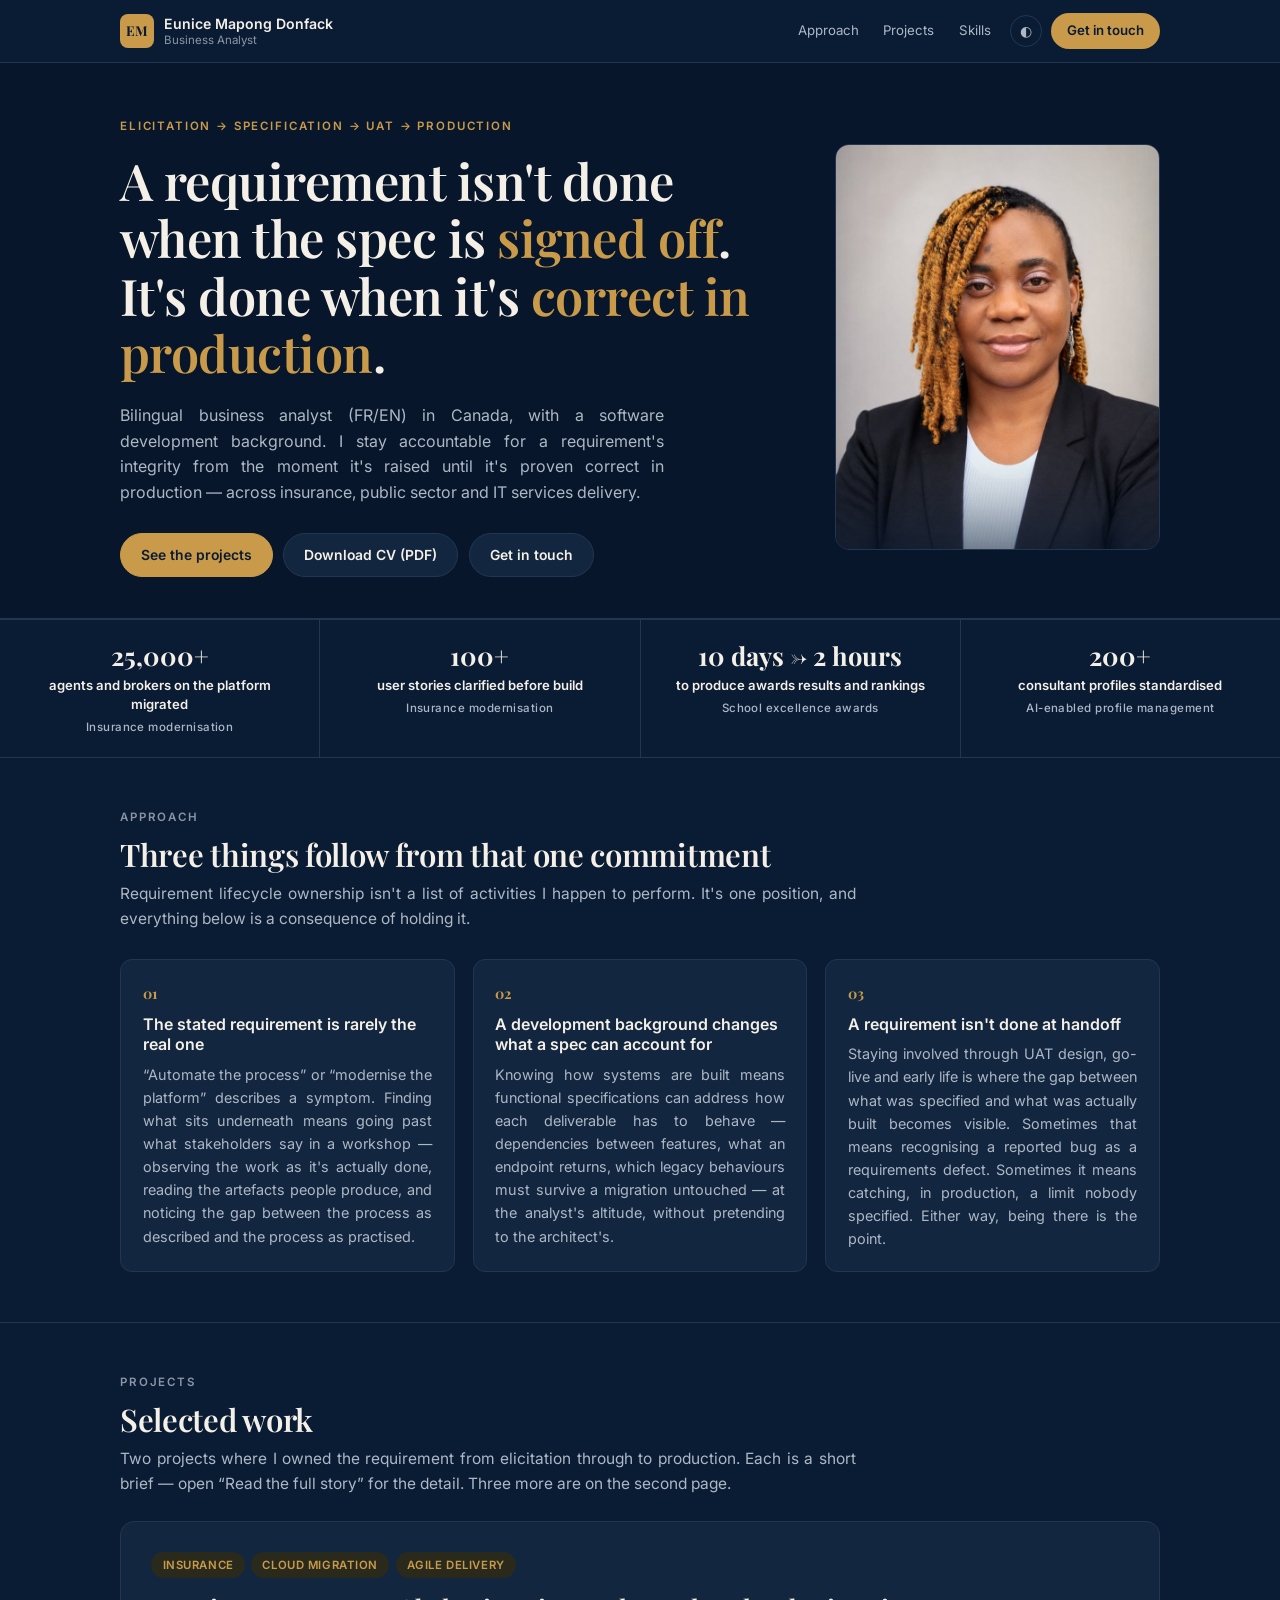
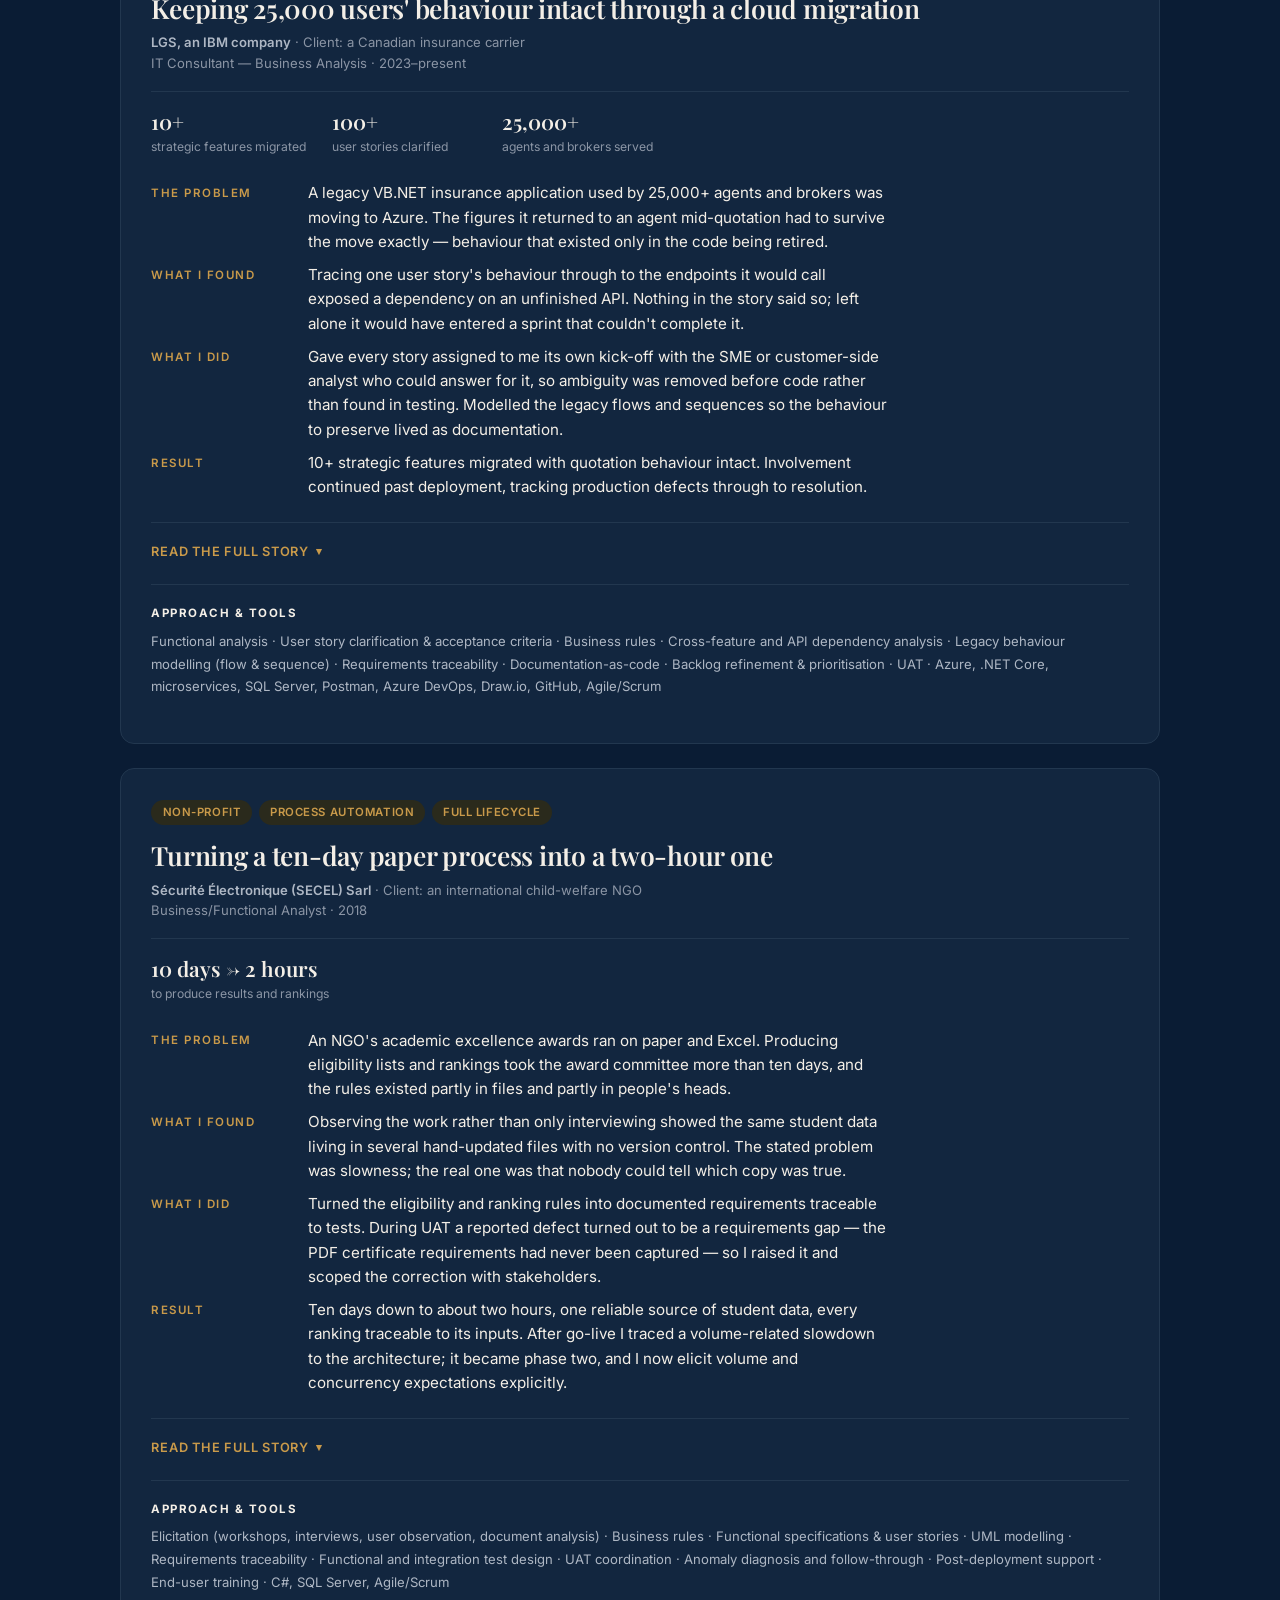
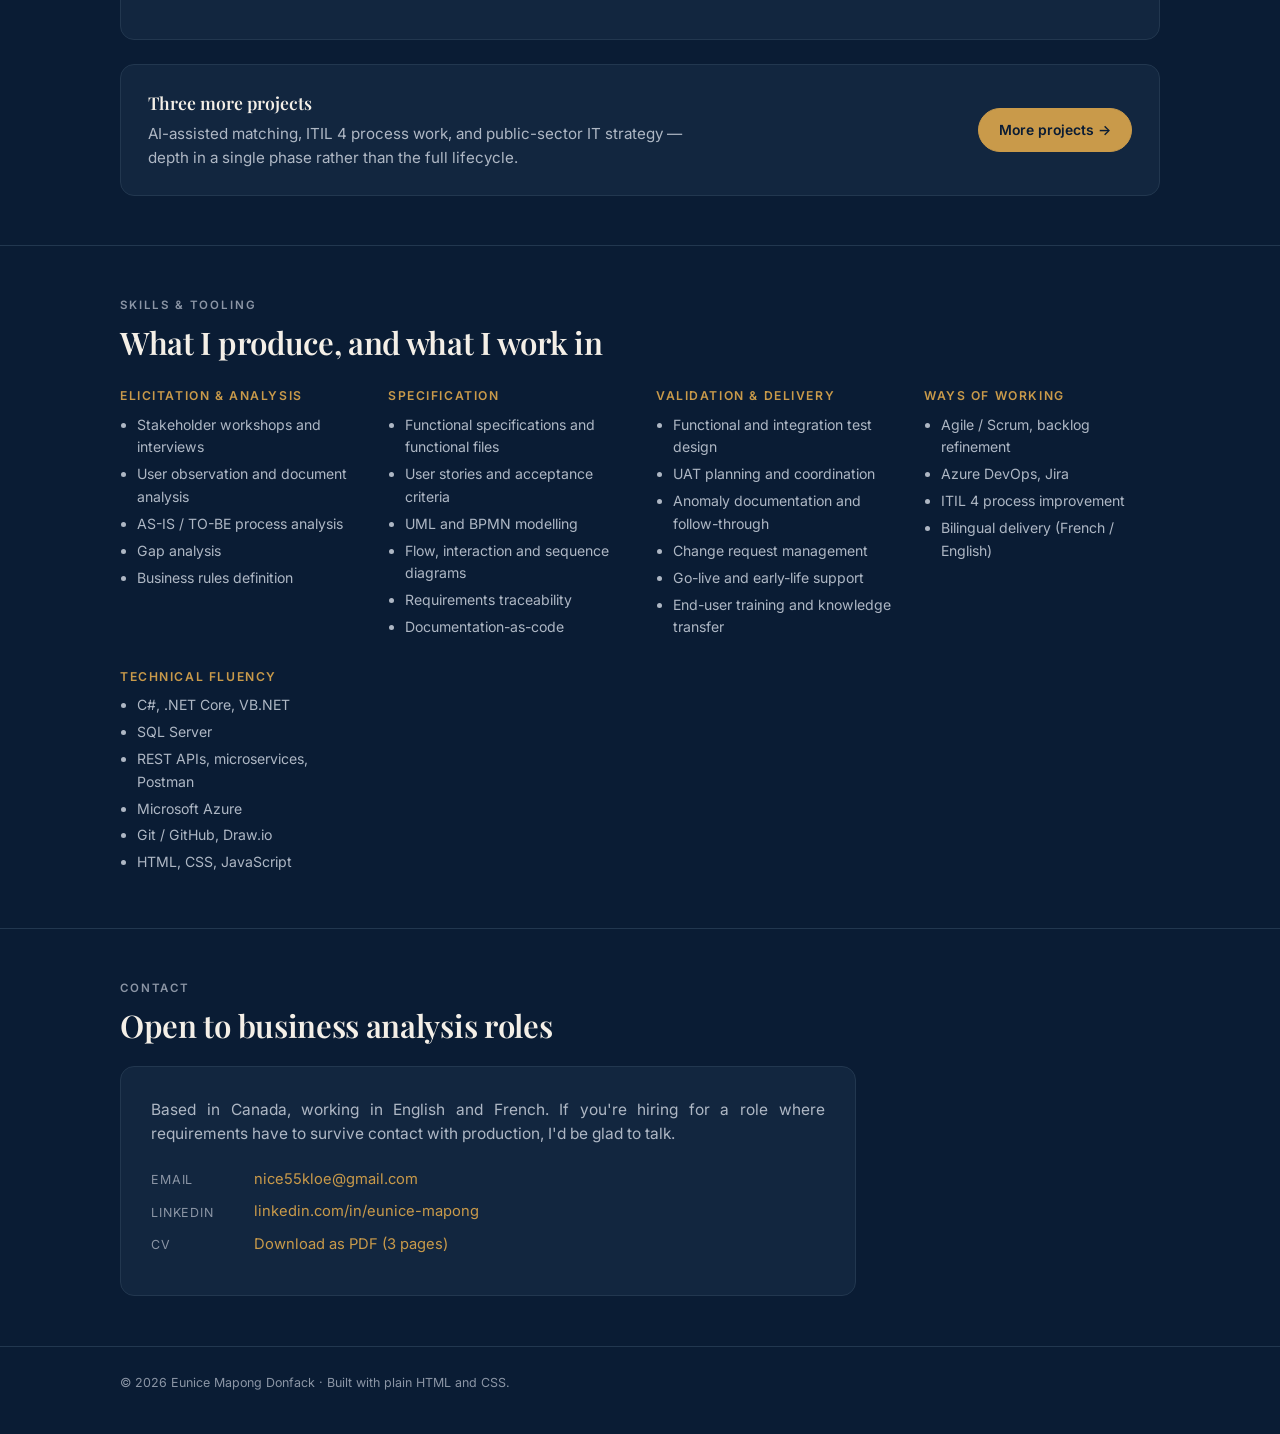
<file: index.html>
<!DOCTYPE html>
<html lang="en">
<head>
<title>Eunice Mapong Donfack — Business Analyst</title>
<meta name="description" content="Business analyst specialising in requirement lifecycle ownership — accountable for a requirement's integrity from elicitation through UAT, go-live and early-life support.">
<meta property="og:title" content="Eunice Mapong Donfack — Business Analyst">
<meta property="og:description" content="I stay accountable for a requirement's integrity from the moment it's raised until it's proven correct in production.">
<meta property="og:type" content="website">
<meta property="og:image" content="headshot.jpg">
<meta name="twitter:card" content="summary">
<meta charset="utf-8">
<meta name="viewport" content="width=device-width, initial-scale=1">
<link rel="icon" href="data:image/svg+xml,%3Csvg xmlns='http://www.w3.org/2000/svg' viewBox='0 0 32 32'%3E%3Crect width='32' height='32' rx='7' fill='%23C99A4A'/%3E%3Ctext x='16' y='23' font-family='Georgia,serif' font-weight='700' font-size='16' fill='%23292929' text-anchor='middle'%3EEM%3C/text%3E%3C/svg%3E">
<link rel="preconnect" href="https://fonts.googleapis.com">
<link rel="preconnect" href="https://fonts.gstatic.com" crossorigin>
<link href="https://fonts.googleapis.com/css2?family=Playfair+Display:wght@500;600;700&family=Inter:wght@400;500;600;700&display=swap" rel="stylesheet">
<link rel="stylesheet" href="styles.css">
</head>
<body>

<nav>
  <div class="wrap">
    <a class="brand" href="#top">
      <span class="mark">EM</span>
      <span><b>Eunice Mapong Donfack</b><small>Business Analyst</small></span>
    </a>
    <div class="navlinks">
      <a href="#approach">Approach</a>
      <a href="#work">Projects</a>
      <a href="#skills">Skills</a>
      <button id="themer" type="button" aria-label="Switch between light and dark">◐</button>
      <a class="pill" href="#contact">Get in touch</a>
    </div>
  </div>
</nav>

<header class="hero" id="top">
  <div class="wrap hero-grid">
    <div>
      <p class="eyebrow">Elicitation → Specification → UAT → Production</p>
      <h1>A requirement isn't done when the spec is <span class="gold">signed off</span>. It's done when it's <span class="gold">correct in production</span>.</h1>
      <p class="lede">
        Bilingual business analyst (FR/EN) in Canada, with a software development background.
        I stay accountable for a requirement's integrity from the moment it's raised until it's
        proven correct in production — across insurance, public sector and IT services delivery.
      </p>
      <div class="cta">
        <a class="btn primary" href="#work">See the projects</a>
        <a class="btn" href="CV_Eunice_Mapong_Donfack_Business_Analyst.pdf" download>Download CV (PDF)</a>
        <a class="btn" href="#contact">Get in touch</a>
      </div>
    </div>
    <div class="portrait">
      <img src="headshot.jpg" width="720" height="900"
           alt="Eunice Mapong Donfack, business analyst" fetchpriority="high">
    </div>
  </div>
</header>

<div class="stats">
  <div>
    <span class="n">25,000+</span>
    <span class="k">agents and brokers on the platform migrated</span>
    <span class="src">Insurance modernisation</span>
  </div>
  <div>
    <span class="n">100+</span>
    <span class="k">user stories clarified before build</span>
    <span class="src">Insurance modernisation</span>
  </div>
  <div>
    <span class="n">10 days → 2 hours</span>
    <span class="k">to produce awards results and rankings</span>
    <span class="src">School excellence awards</span>
  </div>
  <div>
    <span class="n">200+</span>
    <span class="k">consultant profiles standardised</span>
    <span class="src">AI-enabled profile management</span>
  </div>
</div>

<section id="approach">
  <div class="wrap">
    <p class="sec-label">Approach</p>
    <h2 class="sec">Three things follow from that one commitment</h2>
    <p class="narrow" style="color:var(--muted)">
      Requirement lifecycle ownership isn't a list of activities I happen to perform. It's one
      position, and everything below is a consequence of holding it.
    </p>
    <div class="cards">
      <div class="card">
        <span class="num">01</span>
        <h3>The stated requirement is rarely the real one</h3>
        <p>
          “Automate the process” or “modernise the platform” describes a symptom. Finding what sits
          underneath means going past what stakeholders say in a workshop — observing the work as
          it's actually done, reading the artefacts people produce, and noticing the gap between the
          process as described and the process as practised.
        </p>
      </div>
      <div class="card">
        <span class="num">02</span>
        <h3>A development background changes what a spec can account for</h3>
        <p>
          Knowing how systems are built means functional specifications can address how each
          deliverable has to behave — dependencies between features, what an endpoint returns, which
          legacy behaviours must survive a migration untouched — at the analyst's altitude, without
          pretending to the architect's.
        </p>
      </div>
      <div class="card">
        <span class="num">03</span>
        <h3>A requirement isn't done at handoff</h3>
        <p>
          Staying involved through UAT design, go-live and early life is where the gap between what
          was specified and what was actually built becomes visible. Sometimes that means recognising
          a reported bug as a requirements defect. Sometimes it means catching, in production, a
          limit nobody specified. Either way, being there is the point.
        </p>
      </div>
    </div>
  </div>
</section>

<section id="work">
  <div class="wrap">
    <p class="sec-label">Projects</p>
    <h2 class="sec">Selected work</h2>
    <p class="narrow" style="color:var(--muted)">
      Two projects where I owned the requirement from elicitation through to production. Each is a
      short brief — open “Read the full story” for the detail. Three more are on the second page.
    </p>

    <article class="cs">
      <div class="tags"><span class="tag">Insurance</span><span class="tag">Cloud migration</span><span class="tag">Agile delivery</span></div>
      <h2>Keeping 25,000 users' behaviour intact through a cloud migration</h2>
      <p class="cs-meta">
        <b>LGS, an IBM company</b> · Client: a Canadian insurance carrier<br>
        IT Consultant — Business Analysis · 2023–present
      </p>
      <div class="mini top">
          <div><span class="n">10+</span><span class="k">strategic features migrated</span></div>
          <div><span class="n">100+</span><span class="k">user stories clarified</span></div>
          <div><span class="n">25,000+</span><span class="k">agents and brokers served</span></div>
        </div>
      <dl class="brief">
        <dt>The problem</dt>
        <dd>A legacy VB.NET insurance application used by 25,000+ agents and brokers was moving to Azure. The figures it returned to an agent mid-quotation had to survive the move exactly — behaviour that existed only in the code being retired.</dd>
        <dt>What I found</dt>
        <dd>Tracing one user story's behaviour through to the endpoints it would call exposed a dependency on an unfinished API. Nothing in the story said so; left alone it would have entered a sprint that couldn't complete it.</dd>
        <dt>What I did</dt>
        <dd>Gave every story assigned to me its own kick-off with the SME or customer-side analyst who could answer for it, so ambiguity was removed before code rather than found in testing. Modelled the legacy flows and sequences so the behaviour to preserve lived as documentation.</dd>
        <dt>Result</dt>
        <dd>10+ strategic features migrated with quotation behaviour intact. Involvement continued past deployment, tracking production defects through to resolution.</dd>
      </dl>

      <details class="full">
        <summary>Read the full story</summary>
        <div class="cs-body">
        <h3>The situation</h3>
        <p>
          A digital transformation project was replacing a legacy VB.NET insurance application with
          a cloud-native web platform on Microsoft Azure. More than 25,000 agents and brokers depended
          on the old system. It processed requests slowly, cost a great deal to maintain, and —
          because it was installed workstation by workstation — couldn't be reached remotely.
        </p>

        <h3>What was asked for, and what was actually needed</h3>
        <p>
          The project was framed as a modernisation: better performance, accessibility,
          maintainability and operational continuity.
        </p>
        <p>
          The harder requirement sat underneath it. During insurance product illustrations, the legacy
          application returned specific figures and responses to the agent mid-quotation, and those
          behaviours had to survive the move exactly — a migration that hit every stated objective
          while changing what an agent saw on screen would have failed. So the real work wasn't
          specifying the new platform. It was establishing precisely what the old one did, including
          behaviour that had never been written down and existed only in code that was being retired.
        </p>

        <h3>Finding the real problem</h3>
        <p>
          Over 100 user stories were analysed and clarified to surface the business rules, acceptance
          criteria, cross-feature dependencies and critical behaviours a safe migration depended on.
          That analysis routinely turned up ambiguities, inconsistencies and non-conformities in
          stories already accepted into the backlog — each one a defect that would otherwise have been
          discovered in development or, worse, after release.
        </p>
        <div class="pull">
          <p>
            One example shows the pattern. Analysing a single user story surfaced a dependency on an
            API that hadn't been finished yet. Nothing in the story said so; the dependency only became
            visible once the story's functional behaviour was traced through to the endpoints it would
            call. Left alone, the story would have entered a sprint that couldn't complete it. Raised
            early, it triggered a re-prioritisation and direct coordination with the team responsible
            for the API — and the sequencing problem was solved before it cost anyone a sprint.
          </p>
        </div>

        <h3>Making the legacy behaviour durable</h3>
        <p>
          The existing system's flows, interactions and sequences were modelled explicitly, so the
          behaviours to be preserved existed as documentation rather than as tribal knowledge or as a
          binary nobody wanted to open. Functional documentation was maintained using a
          documentation-as-code (Markdown) approach, keeping requirements, decisions and system behaviour
          consistent across delivery teams as the platform changed underneath them.
        </p>
        <p>
          Working with business analysts, developers, the solution architect and the Product Owner,
          functional needs were translated into implementable components aligned to the target
          architecture — and completed user stories were walked through with the delivery teams to
          confirm everyone was building against the same understanding.
        </p>

        <h3>Protecting the outcome</h3>
        <p>
          Ambiguity was treated as something to remove before it reached code, not something to
          discover during testing. Every user story assigned to me went through the same sequence: a
          short kick-off for that story alone with the subject-matter expert or customer-side business
          analyst who could actually answer for it, to pin down what the story meant and what its
          acceptance criteria had to be; an update to the story reflecting what that conversation
          settled; and a check that it still served the sprint goal, which in turn traced back to a
          business requirement. Only then did implementation start — in my case including the
          development work itself.
        </p>
        <p>
          Around that: backlog prioritisation, estimation and refinement supported by analysis of
          business value, functional complexity and delivery dependencies; API and microservice
          behaviour validated with Postman; validation workshops and UAT attended and documented, with
          discrepancies tracked through to resolution.
        </p>

        <h3>After go-live</h3>
        <p>
          Involvement continued past deployment: tracking defects raised in production through to
          resolution, and making sure the team as a whole handled them properly rather than letting
          fixes happen ad hoc.
        </p>
        </div>
      </details>

      <p class="tools">
          <b>Approach &amp; tools</b>
          Functional analysis · User story clarification &amp; acceptance criteria · Business rules ·
          Cross-feature and API dependency analysis · Legacy behaviour modelling (flow &amp; sequence) ·
          Requirements traceability · Documentation-as-code · Backlog refinement &amp; prioritisation ·
          UAT · Azure, .NET Core, microservices, SQL Server, Postman, Azure DevOps, Draw.io, GitHub,
          Agile/Scrum
        </p>
    </article>

    <article class="cs">
      <div class="tags"><span class="tag">Non-profit</span><span class="tag">Process automation</span><span class="tag">Full lifecycle</span></div>
      <h2>Turning a ten-day paper process into a two-hour one</h2>
      <p class="cs-meta">
        <b>Sécurité Électronique (SECEL) Sarl</b> · Client: an international child-welfare NGO<br>
        Business/Functional Analyst · 2018
      </p>
      <div class="mini top">
          <div><span class="n">10 days → 2 hours</span><span class="k">to produce results and rankings</span></div>
        </div>
      <dl class="brief">
        <dt>The problem</dt>
        <dd>An NGO's academic excellence awards ran on paper and Excel. Producing eligibility lists and rankings took the award committee more than ten days, and the rules existed partly in files and partly in people's heads.</dd>
        <dt>What I found</dt>
        <dd>Observing the work rather than only interviewing showed the same student data living in several hand-updated files with no version control. The stated problem was slowness; the real one was that nobody could tell which copy was true.</dd>
        <dt>What I did</dt>
        <dd>Turned the eligibility and ranking rules into documented requirements traceable to tests. During UAT a reported defect turned out to be a requirements gap — the PDF certificate requirements had never been captured — so I raised it and scoped the correction with stakeholders.</dd>
        <dt>Result</dt>
        <dd>Ten days down to about two hours, one reliable source of student data, every ranking traceable to its inputs. After go-live I traced a volume-related slowdown to the architecture; it became phase two, and I now elicit volume and concurrency expectations explicitly.</dd>
      </dl>

      <details class="full">
        <summary>Read the full story</summary>
        <div class="cs-body">
        <h3>The situation</h3>
        <p>
          The NGO ran an academic excellence award programme across its associative homes. Eligibility
          combined two things: a student's membership in one of the homes, and their grades in subjects
          selected and pre-defined by the NGO. The whole process lived on paper and in Excel. Producing
          the eligibility lists and rankings took the award committee more than ten days.
        </p>

        <h3>What was asked for, and what was actually needed</h3>
        <p>The request was to automate the award process.</p>
        <p>
          The rules that process depended on turned out not to exist in any single agreed form. Some
          were written in files; others were carried verbally by the people who had always run the
          programme. Automating that as-is would have hard-coded whichever version happened to get
          captured. The first deliverable wasn't software — it was an agreed statement of the rules
          themselves.
        </p>

        <h3>Finding the real problem</h3>
        <p>
          Elicitation combined workshops and interviews with direct observation of users doing the
          work, and analysis of the paper and Excel artefacts they produced.
        </p>
        <div class="pull">
          <p>
            Observation caught what the interviews hadn't described: the same student information was
            being recorded in several different files, updated by hand whenever something changed, with
            no version control over any of it. Nobody had raised this as a problem — it was simply how
            the work was done. But it meant information was regularly omitted, lost, or quietly
            ignored, and it explained why producing a defensible ranking took ten days.
          </p>
          <p>
            The stated problem was slowness. The real problem was that no one could tell which copy of
            a student's record was the true one.
          </p>
        </div>

        <h3>Making the rules durable</h3>
        <p>
          The eligibility rules, data sources, validation steps and ranking criteria were translated
          into functional requirements, business rules and acceptance criteria — each traceable forward
          into a test case and a validation. The functional file, user stories and detailed
          specifications carried that traceability end to end. Business processes were modelled in UML
          to make system interactions explicit, and the functional architecture was designed alongside
          the technical team so that what was specified and what got built stayed the same thing.
        </p>

        <h3>Protecting the outcome</h3>
        <p>
          A test plan of functional and integration cases was structured against the acceptance
          criteria, and UAT was coordinated end to end, with results, anomalies and corrections tracked
          to closure.
        </p>
        <p>
          One of the anomalies stood out more. The client logged a defect: the generated award
          certificates didn't show complete student details. Investigating it showed the cause wasn't
          in the code — the requirements for the generated PDF award documents had never been captured
          completely. That made it a requirements defect, not a bug, and the two are fixed differently.
        </p>
        <p>
          I raised this, brought the stakeholders together, and we worked through what the correction
          actually involved: what it affected, how it should be prioritised against the rest of the
          backlog, and how it would be introduced in the coming sprint.
        </p>
        <p>
          Three end users were then trained through demonstrations and written material, so the system
          was handed to people who could operate it rather than to a deployment date.
        </p>

        <h3>After go-live</h3>
        <p>
          Support continued through the first live award cycle, and real use surfaced something no test
          had. Past a certain volume of student records entered in a single session, the system slowed
          noticeably. The symptoms showed up as operational workarounds before they showed up as a
          ticket — users waiting to register records, and the number of people connected at once being
          reduced to keep things moving. Investigation traced the cause to the architecture rather than
          to how the system was being used, which meant no amount of tuning or user guidance would fix
          it.
        </p>
        <p>
          That finding was scoped into a second phase of the project. It also changed how I elicit:
          expected volumes, concurrency and performance thresholds are now drawn out explicitly rather
          than left to emerge in production.
        </p>


        <p style="margin-top:1.1rem; font-size:.95rem">
          The awards committee worked from one reliable source of student data instead of reconciling
          several uncontrolled copies of it — and every eligible student's ranking could be traced back
          to the inputs that produced it, so the committee could see why a student placed where they
          did rather than take the list on trust.
        </p>
        </div>
      </details>

      <p class="tools">
          <b>Approach &amp; tools</b>
          Elicitation (workshops, interviews, user observation, document analysis) · Business rules ·
          Functional specifications &amp; user stories · UML modelling · Requirements traceability ·
          Functional and integration test design · UAT coordination · Anomaly diagnosis and
          follow-through · Post-deployment support · End-user training · C#, SQL Server, Agile/Scrum
        </p>
    </article>

    <div class="more">
      <p>
        <strong>Three more projects</strong>
        AI-assisted matching, ITIL 4 process work, and public-sector IT strategy — depth in a single
        phase rather than the full lifecycle.
      </p>
      <a class="btn primary" href="projects.html">More projects →</a>
    </div>
  </div>
</section>

<section id="skills">
  <div class="wrap">
    <p class="sec-label">Skills &amp; tooling</p>
    <h2 class="sec">What I produce, and what I work in</h2>
    <div class="grid">
      <div>
        <h3>Elicitation &amp; analysis</h3>
        <ul>
          <li>Stakeholder workshops and interviews</li>
          <li>User observation and document analysis</li>
          <li>AS-IS / TO-BE process analysis</li>
          <li>Gap analysis</li>
          <li>Business rules definition</li>
        </ul>
      </div>
      <div>
        <h3>Specification</h3>
        <ul>
          <li>Functional specifications and functional files</li>
          <li>User stories and acceptance criteria</li>
          <li>UML and BPMN modelling</li>
          <li>Flow, interaction and sequence diagrams</li>
          <li>Requirements traceability</li>
          <li>Documentation-as-code</li>
        </ul>
      </div>
      <div>
        <h3>Validation &amp; delivery</h3>
        <ul>
          <li>Functional and integration test design</li>
          <li>UAT planning and coordination</li>
          <li>Anomaly documentation and follow-through</li>
          <li>Change request management</li>
          <li>Go-live and early-life support</li>
          <li>End-user training and knowledge transfer</li>
        </ul>
      </div>
      <div>
        <h3>Ways of working</h3>
        <ul>
          <li>Agile / Scrum, backlog refinement</li>
          <li>Azure DevOps, Jira</li>
          <li>ITIL 4 process improvement</li>
          <li>Bilingual delivery (French / English)</li>
        </ul>
      </div>
      <div>
        <h3>Technical fluency</h3>
        <ul>
          <li>C#, .NET Core, VB.NET</li>
          <li>SQL Server</li>
          <li>REST APIs, microservices, Postman</li>
          <li>Microsoft Azure</li>
          <li>Git / GitHub, Draw.io</li>
          <li>HTML, CSS, JavaScript</li>
        </ul>
      </div>
    </div>
  </div>
</section>

<section id="contact">
  <div class="wrap">
    <p class="sec-label">Contact</p>
    <h2 class="sec">Open to business analysis roles</h2>
    <div class="contact-box narrow">
      <p style="color:var(--muted); margin:0">
        Based in Canada, working in English and French. If you're hiring for a role where requirements
        have to survive contact with production, I'd be glad to talk.
      </p>
      <div class="lines">
        <div><span>Email</span> <a href="mailto:nice55kloe@gmail.com">nice55kloe@gmail.com</a></div>
        <div><span>LinkedIn</span> <a href="https://www.linkedin.com/in/eunice-mapong-business-analysis-analyste-affaires-transformation-digitale-modernization" target="_blank" rel="noopener">linkedin.com/in/eunice-mapong</a></div>
        <div><span>CV</span> <a href="CV_Eunice_Mapong_Donfack_Business_Analyst.pdf" download>Download as PDF (3 pages)</a></div>
      </div>
    </div>
  </div>
</section>

<footer>
  <div class="wrap">© <span id="yr">2026</span> Eunice Mapong Donfack · Built with plain HTML and CSS.</div>
</footer>

<script src="main.js"></script>
</body>
</html>
</file>
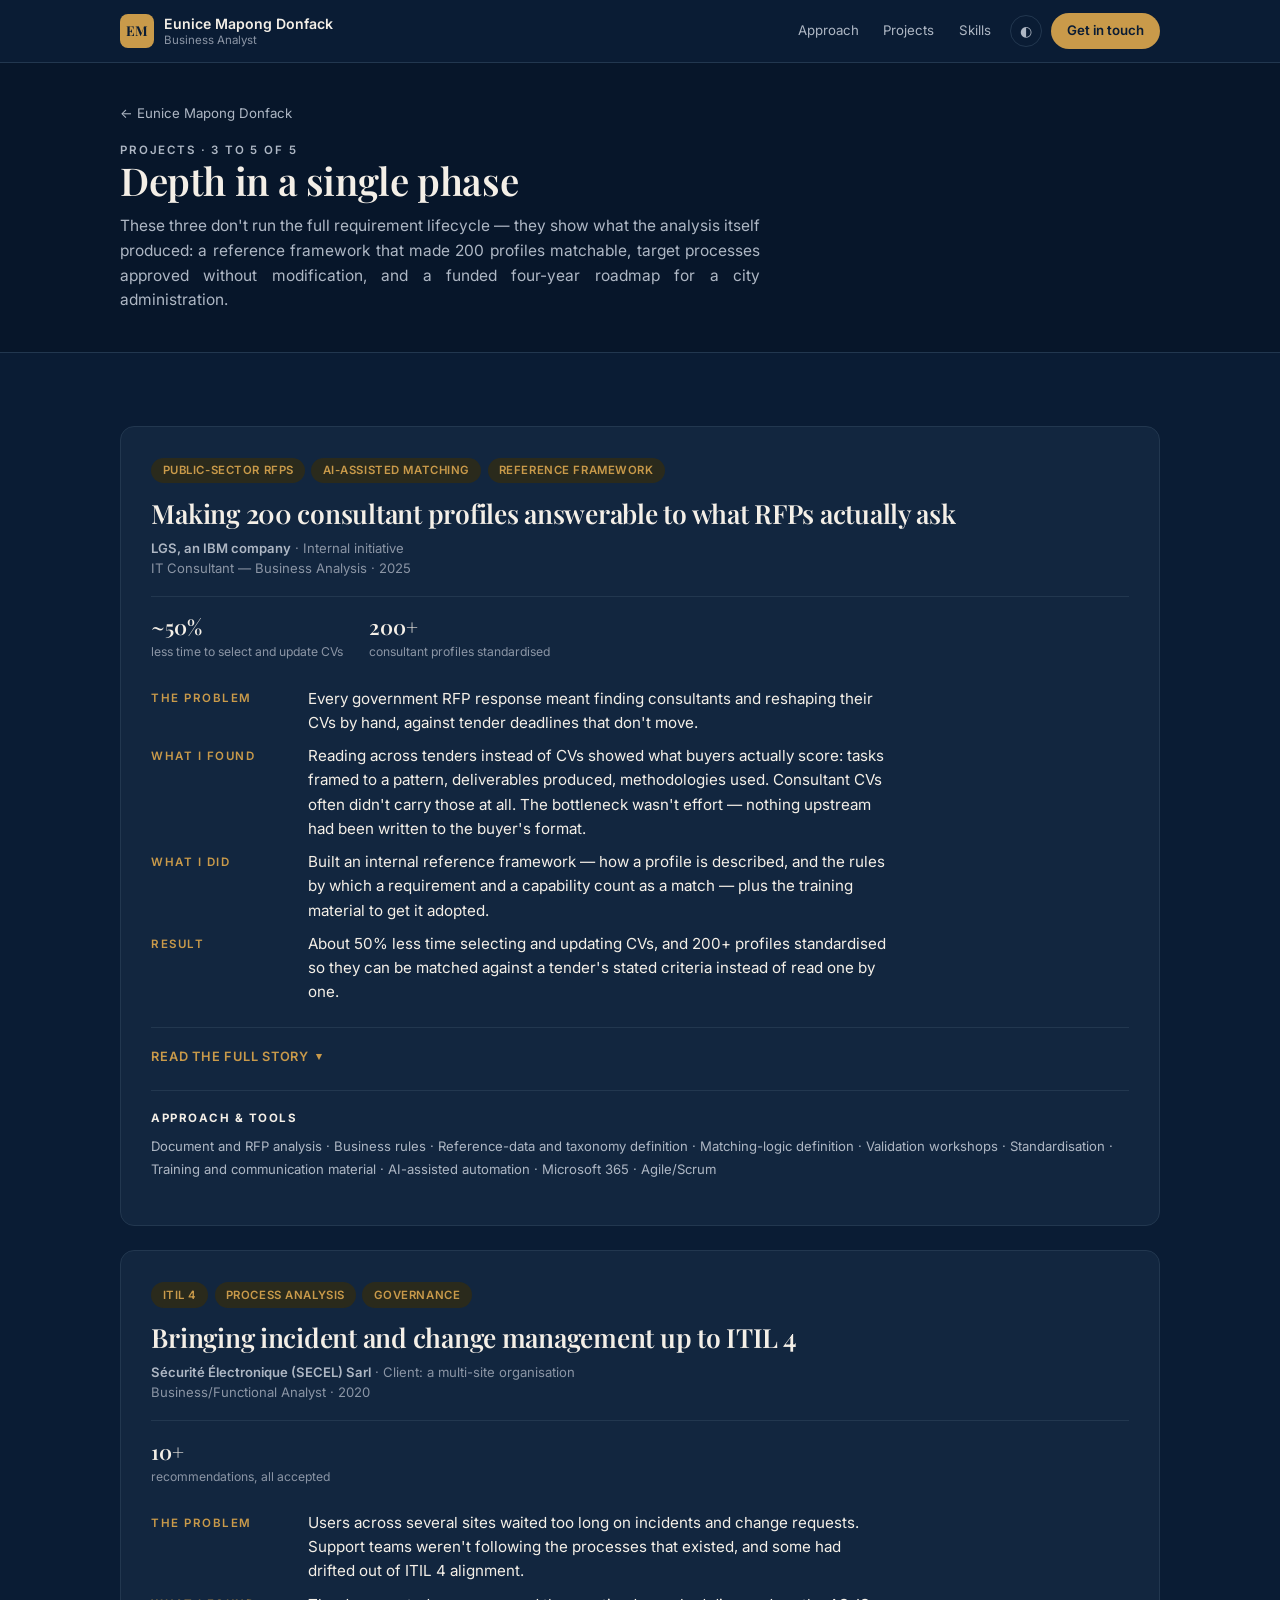
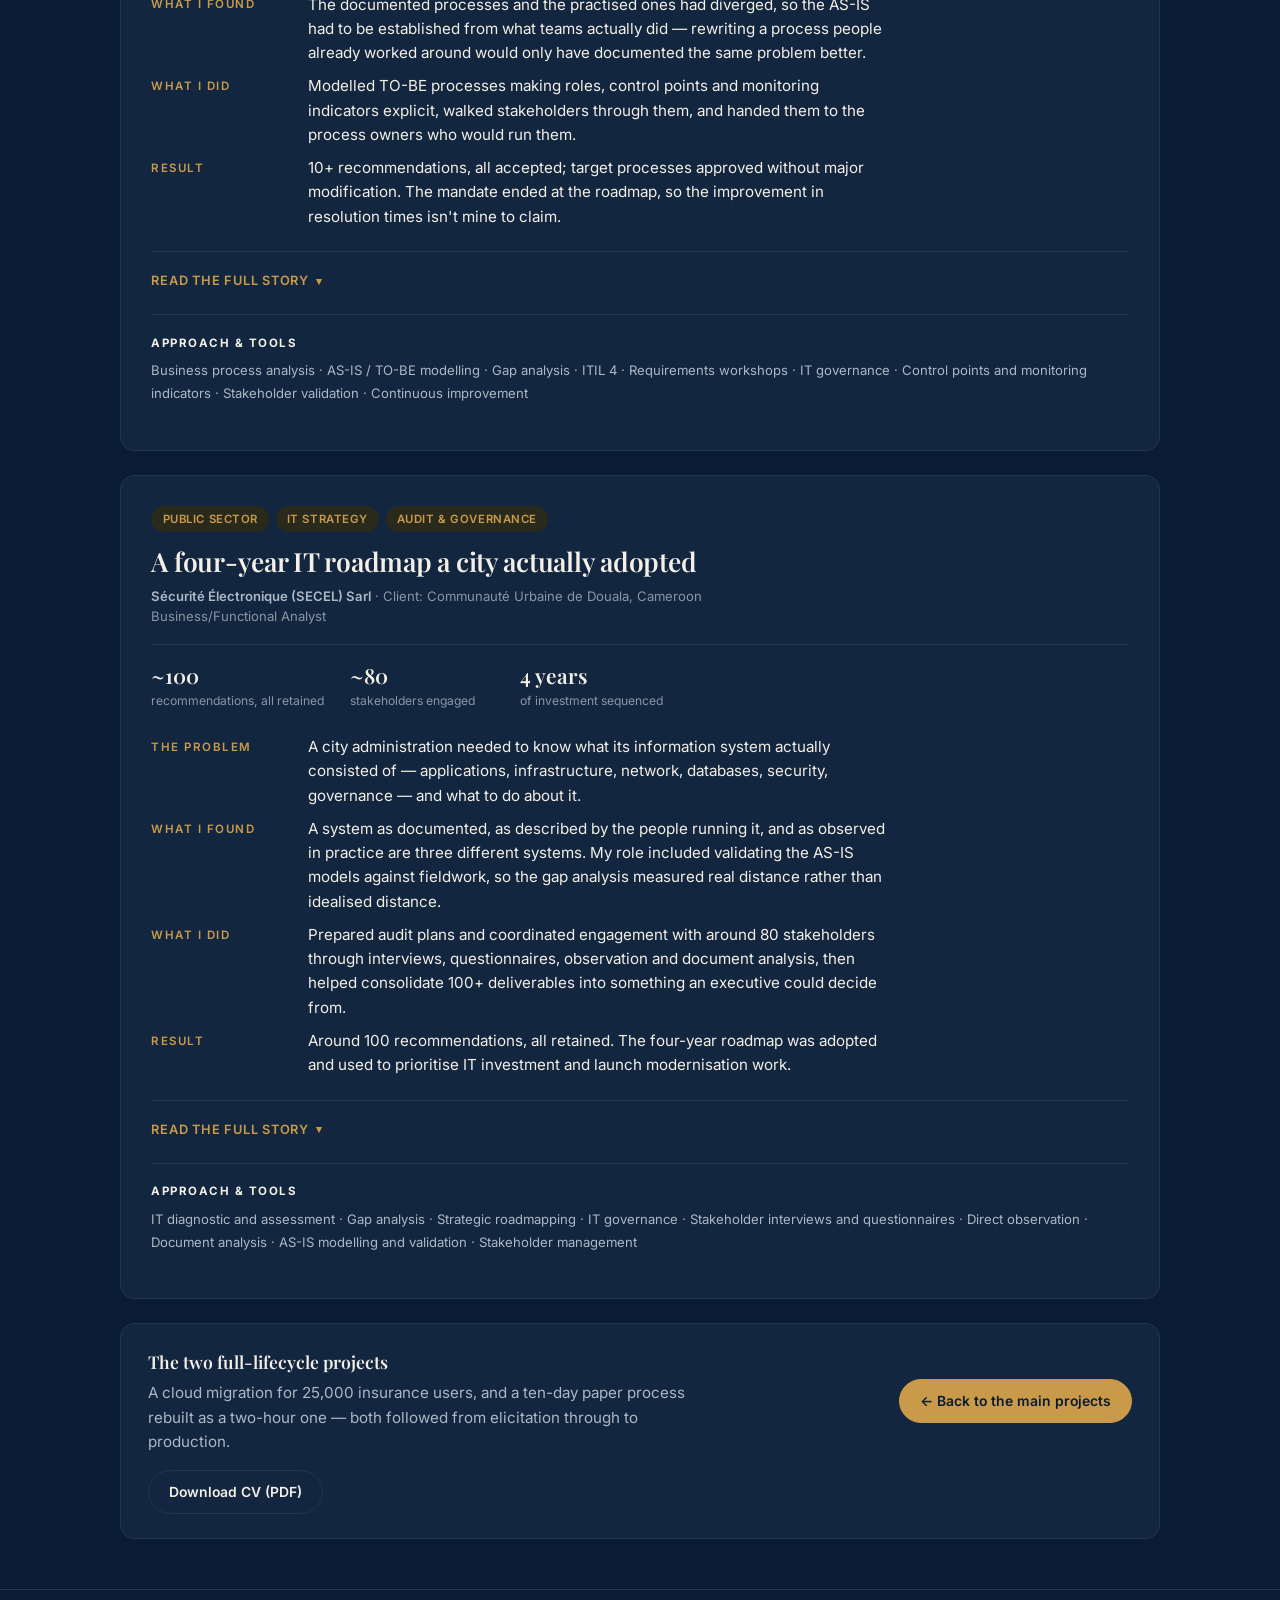
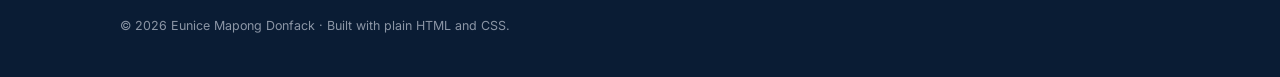
<file: projects.html>
<!DOCTYPE html>
<html lang="en">
<head>
<title>More projects — Eunice Mapong Donfack</title>
<meta name="description" content="Three further business analysis projects: a municipal IT master plan, an AI-assisted consultant profile framework, and an ITIL 4 process realignment.">
<meta property="og:title" content="More projects — Eunice Mapong Donfack">
<meta property="og:description" content="Public-sector IT strategy, AI-assisted matching, and ITIL 4 process work.">
<meta property="og:type" content="article">
<meta name="twitter:card" content="summary">
<meta charset="utf-8">
<meta name="viewport" content="width=device-width, initial-scale=1">
<link rel="icon" href="data:image/svg+xml,%3Csvg xmlns='http://www.w3.org/2000/svg' viewBox='0 0 32 32'%3E%3Crect width='32' height='32' rx='7' fill='%23C99A4A'/%3E%3Ctext x='16' y='23' font-family='Georgia,serif' font-weight='700' font-size='16' fill='%23292929' text-anchor='middle'%3EEM%3C/text%3E%3C/svg%3E">
<link rel="preconnect" href="https://fonts.googleapis.com">
<link rel="preconnect" href="https://fonts.gstatic.com" crossorigin>
<link href="https://fonts.googleapis.com/css2?family=Playfair+Display:wght@500;600;700&family=Inter:wght@400;500;600;700&display=swap" rel="stylesheet">
<link rel="stylesheet" href="styles.css">
</head>
<body>

<nav>
  <div class="wrap">
    <a class="brand" href="index.html">
      <span class="mark">EM</span>
      <span><b>Eunice Mapong Donfack</b><small>Business Analyst</small></span>
    </a>
    <div class="navlinks">
      <a href="index.html#approach">Approach</a>
      <a href="index.html#work">Projects</a>
      <a href="index.html#skills">Skills</a>
      <button id="themer" type="button" aria-label="Switch between light and dark">◐</button>
      <a class="pill" href="index.html#contact">Get in touch</a>
    </div>
  </div>
</nav>

<header class="subhead">
  <div class="wrap">
    <a class="back" href="index.html">← Eunice Mapong Donfack</a>
    <p class="eyebrow">Projects · 3 to 5 of 5</p>
    <h1>Depth in a single phase</h1>
    <p>
      These three don't run the full requirement lifecycle — they show what the analysis itself
      produced: a reference framework that made 200 profiles matchable, target processes approved
      without modification, and a funded four-year roadmap for a city administration.
    </p>
  </div>
</header>

<section id="work">
  <div class="wrap">

    <article class="cs">
      <div class="tags"><span class="tag">Public-sector RFPs</span><span class="tag">AI-assisted matching</span><span class="tag">Reference framework</span></div>
      <h2>Making 200 consultant profiles answerable to what RFPs actually ask</h2>
      <p class="cs-meta">
        <b>LGS, an IBM company</b> · Internal initiative<br>
        IT Consultant — Business Analysis · 2025
      </p>
      <div class="mini top">
          <div><span class="n">~50%</span><span class="k">less time to select and update CVs</span></div>
          <div><span class="n">200+</span><span class="k">consultant profiles standardised</span></div>
        </div>
      <dl class="brief">
        <dt>The problem</dt>
        <dd>Every government RFP response meant finding consultants and reshaping their CVs by hand, against tender deadlines that don't move.</dd>
        <dt>What I found</dt>
        <dd>Reading across tenders instead of CVs showed what buyers actually score: tasks framed to a pattern, deliverables produced, methodologies used. Consultant CVs often didn't carry those at all. The bottleneck wasn't effort — nothing upstream had been written to the buyer's format.</dd>
        <dt>What I did</dt>
        <dd>Built an internal reference framework — how a profile is described, and the rules by which a requirement and a capability count as a match — plus the training material to get it adopted.</dd>
        <dt>Result</dt>
        <dd>About 50% less time selecting and updating CVs, and 200+ profiles standardised so they can be matched against a tender's stated criteria instead of read one by one.</dd>
      </dl>

      <details class="full">
        <summary>Read the full story</summary>
        <div class="cs-body">
        <h3>The situation</h3>
        <p>
          Responding to a government RFP meant finding the right consultants and adapting their CVs by
          hand. Every response started more or less from scratch: profiles were reviewed manually,
          reshaped for that tender, and the same judgment calls were made again the next time. It was
          slow at exactly the moment speed mattered, because tender windows don't move.
        </p>

        <h3>What was asked for, and what was actually needed</h3>
        <p>
          The initiative was framed around introducing AI to accelerate matching between RFP
          requirements and available consultants. But a matching system can only be as good as what it
          matches against, and the profiles it would read weren't written to be read that way — some
          200 CVs in different shapes, describing the same skills in different words. Before any
          automation could help, two things had to exist: a shared vocabulary for describing a
          consultant, and an explicit statement of what counts as a match. Both were business judgment
          calls, not model behaviour.
        </p>

        <h3>Finding the real problem</h3>
        <p>
          Rather than starting from what consultants had written about themselves, the analysis started
          from the other end — what government tenders actually ask for. Reading across a body of RFPs
          surfaced the recurring patterns: which IT roles come up, which skills and technologies get
          named, what experience levels are specified, and which criteria decide the outcome.
        </p>
        <div class="pull">
          <p>
            It also surfaced a consistent mismatch. Tenders expected a profile to show the tasks a
            consultant had performed — described to a particular pattern — the deliverables they had
            produced, and the methodologies they had worked in. Consultant CVs frequently didn't carry
            those things at all, and where they did, they weren't framed the way evaluators expected to
            read them.
          </p>
          <p>
            So every response involved re-shaping the same material into the same expected form, under
            deadline, by whoever happened to be assembling the bid. The bottleneck wasn't effort — it
            was that nothing upstream had ever been written to the buyer's format.
          </p>
        </div>

        <h3>Making the rules explicit</h3>
        <p>
          Those findings were consolidated with the team into an internal reference framework, and
          validation workshops settled the parts that needed agreement rather than analysis: how a
          profile should be described, and the rules by which an RFP requirement and a consultant's
          capability count as a match. The business rules, functional requirements and framework
          direction were documented, so updating a CV became a defined activity rather than an
          individual interpretation.
        </p>
        <p>
          Adoption was treated as part of the work rather than an afterthought — training and
          communication material was produced so the framework would actually be used, and 200+
          consultant profiles were standardised against it.
        </p>

        <p style="margin-top:1.1rem; font-size:.95rem">
          Profiles now describe the same skill the same way and can be matched against a tender's
          stated criteria instead of read one by one — and the people assembling bids against a
          deadline no longer rebuild each profile into the expected shape from scratch.
        </p>
        </div>
      </details>

      <p class="tools">
          <b>Approach &amp; tools</b>
          Document and RFP analysis · Business rules · Reference-data and taxonomy definition ·
          Matching-logic definition · Validation workshops · Standardisation · Training and
          communication material · AI-assisted automation · Microsoft 365 · Agile/Scrum
        </p>
    </article>


    <article class="cs">
      <div class="tags"><span class="tag">ITIL 4</span><span class="tag">Process analysis</span><span class="tag">Governance</span></div>
      <h2>Bringing incident and change management up to ITIL 4</h2>
      <p class="cs-meta">
        <b>Sécurité Électronique (SECEL) Sarl</b> · Client: a multi-site organisation<br>
        Business/Functional Analyst · 2020
      </p>
      <div class="mini top">
          <div><span class="n">10+</span><span class="k">recommendations, all accepted</span></div>
        </div>
      <dl class="brief">
        <dt>The problem</dt>
        <dd>Users across several sites waited too long on incidents and change requests. Support teams weren't following the processes that existed, and some had drifted out of ITIL 4 alignment.</dd>
        <dt>What I found</dt>
        <dd>The documented processes and the practised ones had diverged, so the AS-IS had to be established from what teams actually did — rewriting a process people already worked around would only have documented the same problem better.</dd>
        <dt>What I did</dt>
        <dd>Modelled TO-BE processes making roles, control points and monitoring indicators explicit, walked stakeholders through them, and handed them to the process owners who would run them.</dd>
        <dt>Result</dt>
        <dd>10+ recommendations, all accepted; target processes approved without major modification. The mandate ended at the roadmap, so the improvement in resolution times isn't mine to claim.</dd>
      </dl>

      <details class="full">
        <summary>Read the full story</summary>
        <div class="cs-body">
        <h3>The situation</h3>
        <p>
          End users across several sites were waiting too long on incidents and change requests.
          Support teams weren't consistently following the processes that existed, and some of those
          processes had fallen out of alignment with ITIL 4.
        </p>

        <h3>What was asked for, and what was actually needed</h3>
        <p>
          The mandate was to bring incident and change management into line with ITIL 4. The prior
          question was what the teams were actually doing, because the documented processes and the
          practised ones had diverged — and rewriting a process people were already working around
          would have produced a better-documented version of the same problem.
        </p>

        <h3>Establishing the real starting point</h3>
        <p>
          A requirements workshop with business and IT stakeholders set the objectives and priorities.
          An AS-IS analysis then established what was actually happening rather than what the process
          documents claimed, surfacing the operational irritants, the points where practice had drifted
          from ITIL 4, the governance risks created by unclear ownership, and the places where
          different sites solved the same problem differently.
        </p>
        <p>
          More than ten improvement recommendations came out of that analysis, all of them accepted by
          the client and translated into an optimisation roadmap. The TO-BE processes were modelled to
          make explicit what the old ones left implicit: who does what, at which step, with which
          control points, and which indicators show whether it's working. Validation workshops walked
          stakeholders through the target processes, which were approved without major modification,
          and the processes were then presented to their owners — so the people accountable for running
          them had seen them before inheriting them.
        </p>

        <p style="margin-top:1.1rem; font-size:.95rem">
          The mandate ended with the roadmap accepted and the client committed to implementing it, so
          the improvement in resolution times isn't mine to claim. What the work did produce: every
          recommendation accepted, and target processes approved without major modification by the
          people who would own them.
        </p>
        </div>
      </details>

      <p class="tools">
          <b>Approach &amp; tools</b>
          Business process analysis · AS-IS / TO-BE modelling · Gap analysis · ITIL 4 · Requirements
          workshops · IT governance · Control points and monitoring indicators · Stakeholder validation
          · Continuous improvement
        </p>
    </article>


    <article class="cs">
      <div class="tags"><span class="tag">Public sector</span><span class="tag">IT strategy</span><span class="tag">Audit &amp; governance</span></div>
      <h2>A four-year IT roadmap a city actually adopted</h2>
      <p class="cs-meta">
        <b>Sécurité Électronique (SECEL) Sarl</b> · Client: Communauté Urbaine de Douala, Cameroon<br>
        Business/Functional Analyst
      </p>
      <div class="mini top">
          <div><span class="n">~100</span><span class="k">recommendations, all retained</span></div>
          <div><span class="n">~80</span><span class="k">stakeholders engaged</span></div>
          <div><span class="n">4 years</span><span class="k">of investment sequenced</span></div>
        </div>
      <dl class="brief">
        <dt>The problem</dt>
        <dd>A city administration needed to know what its information system actually consisted of — applications, infrastructure, network, databases, security, governance — and what to do about it.</dd>
        <dt>What I found</dt>
        <dd>A system as documented, as described by the people running it, and as observed in practice are three different systems. My role included validating the AS-IS models against fieldwork, so the gap analysis measured real distance rather than idealised distance.</dd>
        <dt>What I did</dt>
        <dd>Prepared audit plans and coordinated engagement with around 80 stakeholders through interviews, questionnaires, observation and document analysis, then helped consolidate 100+ deliverables into something an executive could decide from.</dd>
        <dt>Result</dt>
        <dd>Around 100 recommendations, all retained. The four-year roadmap was adopted and used to prioritise IT investment and launch modernisation work.</dd>
      </dl>

      <details class="full">
        <summary>Read the full story</summary>
        <div class="cs-body">
        <h3>The situation</h3>
        <p>
          A city administration needed to know what its information system actually consisted of, and
          what to do about it. The question spanned everything at once — applications, infrastructure,
          network, databases, security, IT governance and the processes running across them — and the
          infrastructure in particular had aged past the point where incremental fixes made sense.
        </p>

        <h3>What was asked for, and what was actually needed</h3>
        <p>
          The mandate was a strategic assessment and a target vision. But an assessment that ends in a
          diagnosis changes nothing. What the organisation needed was a roadmap it could fund —
          investments sequenced over four years, each traceable to a finding rather than to a
          preference, and concrete enough that someone could start on Monday. That set the standard
          the work had to meet: not “here is what's wrong”, but “here is what to do, in what order,
          and why this before that”.
        </p>

        <h3>Establishing what was really there</h3>
        <p>
          Audit plans were prepared and the engagement with roughly 80 stakeholders was coordinated
          and scheduled — interviews, questionnaires, direct observation and document analysis,
          deliberately in combination.
        </p>
        <div class="pull">
          <p>
            The combination is the point. An information system as described in documents, as
            described by the people who run it, and as observed in practice are three different
            systems. My role included analysing and validating the AS-IS models against what the
            fieldwork actually found — so the gap analysis that followed measured the distance between
            the real current state and the target state, not between an idealised current state and
            the target.
          </p>
        </div>

        <h3>Turning findings into fundable decisions</h3>
        <p>
          More than 100 project deliverables were consolidated — framing notes, audit reports,
          execution plans, synthesis documents — into something an executive could decide from. Around
          100 strategic project recommendations were documented, each intended to be acted on rather
          than noted. All of them were retained by the organisation.
        </p>

        <p style="margin-top:1.1rem; font-size:.95rem">
          The roadmap was adopted. It became the basis for prioritising IT investment and for launching
          modernisation work across infrastructure, applications, data, security and governance — so
          the recommendations turned into funded projects rather than a report on a shelf.
        </p>
        </div>
      </details>

      <p class="tools">
          <b>Approach &amp; tools</b>
          IT diagnostic and assessment · Gap analysis · Strategic roadmapping · IT governance ·
          Stakeholder interviews and questionnaires · Direct observation · Document analysis ·
          AS-IS modelling and validation · Stakeholder management
        </p>
    </article>

    <div class="more">
      <p>
        <strong>The two full-lifecycle projects</strong>
        A cloud migration for 25,000 insurance users, and a ten-day paper process rebuilt as a
        two-hour one — both followed from elicitation through to production.
      </p>
      <a class="btn primary" href="index.html#work">← Back to the main projects</a>
      <a class="btn" href="CV_Eunice_Mapong_Donfack_Business_Analyst.pdf" download>Download CV (PDF)</a>
    </div>
  </div>
</section>

<footer>
  <div class="wrap">© <span id="yr">2026</span> Eunice Mapong Donfack · Built with plain HTML and CSS.</div>
</footer>

<script src="main.js"></script>
</body>
</html>
</file>
<file: styles.css>
/* Palette: dark navy #0A1C34 · cream #F4EFE7 · gold #C99A4A.
   Navy sampled from the reference image's own background.
   --accent is gold used as TEXT; --accent-fill is gold used as a BACKGROUND.
   They differ in light mode only: #C99A4A on cream is 2.2:1 and unreadable as
   text, so light mode darkens the text gold to #7E5C1C (5.3:1) while fills keep
   the true palette gold with navy on top (6.7:1). Every pairing used on the page
   clears 4.5:1 in both themes. */
:root{
  --bg:#0A1C34; --bg-2:#07162A; --surface:#12263F; --raised:#1A3049;
  --ink:#F4EFE7; --muted:#AEB7C4; --faint:#8B95A5;
  --rule:#22374F;
  --accent:#C99A4A; --accent-fill:#C99A4A; --accent-ink:#0A1C34; --accent-soft:#2A2A1C;
  --display:"Playfair Display",Georgia,"Times New Roman",serif;
  --sans:Inter,-apple-system,BlinkMacSystemFont,"Segoe UI",Roboto,Helvetica,Arial,sans-serif;
}
:root[data-theme="light"]{
  --bg:#F4EFE7; --bg-2:#E9E1D4; --surface:#FCFAF6; --raised:#FFFFFF;
  --ink:#0A1C34; --muted:#4A5261; --faint:#5E6472;
  --rule:#DCD3C2;
  --accent:#7E5C1C; --accent-fill:#C99A4A; --accent-ink:#0A1C34; --accent-soft:#F0E5CE;
}
*{box-sizing:border-box}
html{scroll-behavior:smooth}
body{margin:0; background:var(--bg); color:var(--ink); font-family:var(--sans);
  font-size:15.5px; line-height:1.6; -webkit-font-smoothing:antialiased}
.wrap{max-width:68rem; margin:0 auto; padding:0 1.5rem}
.narrow{max-width:46rem}
a{color:var(--accent); text-decoration:none}
a:hover{text-decoration:underline}
h1,h2{font-family:var(--display); font-weight:600; line-height:1.14; margin:0; letter-spacing:-.01em}
h3,h4{font-family:var(--sans); font-weight:600; margin:0; line-height:1.3}
p{margin:0 0 .9rem}
/* Justified body copy. hyphens:auto keeps word spacing even; without it,
   justify opens gaps ("rivers") in narrow columns. */
p{
  text-align:justify; text-justify:inter-word;
  hyphens:auto; -webkit-hyphens:auto; overflow-wrap:break-word;
}
/* Micro-copy and labels stay left-aligned — justify looks wrong on short,
   structural text and on anything read as a caption. */
.eyebrow, .sec-label, .cs-meta, .tools,
.mini .k, .lines, footer, .navlinks, .cta,
.grid, .grid li, .grid p{
  text-align:left; hyphens:manual; -webkit-hyphens:manual;
}
.gold{color:var(--accent)}
.eyebrow{font-size:.72rem; font-weight:600; letter-spacing:.16em; text-transform:uppercase;
  color:var(--accent); margin:0 0 1rem}
.sec-label{font-size:.72rem; font-weight:600; letter-spacing:.16em; text-transform:uppercase;
  color:var(--faint); margin:0 0 .7rem}

/* nav */
nav{position:sticky; top:0; z-index:30; background:var(--bg); border-bottom:1px solid var(--rule)}
nav .wrap{display:flex; align-items:center; gap:1rem; height:62px}
.brand{display:flex; align-items:center; gap:.6rem; color:var(--ink); text-decoration:none}
.brand:hover{text-decoration:none}
.mark{width:34px; height:34px; border-radius:8px; background:var(--accent-fill); color:var(--accent-ink);
  font-family:var(--display); font-weight:700; font-size:.85rem;
  display:flex; align-items:center; justify-content:center; flex:none}
.brand b{display:block; font-size:.88rem; font-weight:600; line-height:1.25}
.brand small{display:block; font-size:.72rem; color:var(--faint); line-height:1.25}
.navlinks{display:flex; align-items:center; gap:.15rem; margin-left:auto; font-size:.83rem}
.navlinks a{color:var(--muted); padding:.4rem .7rem; border-radius:999px; text-decoration:none}
.navlinks a:hover{color:var(--ink); background:var(--bg-2); text-decoration:none}
.pill{margin-left:.4rem; background:var(--accent-fill)!important; color:var(--accent-ink)!important;
  font-weight:600; padding:.45rem 1rem!important}
.pill:hover{opacity:.9}
#themer{margin-left:.35rem; background:none; border:1px solid var(--rule); color:var(--muted);
  width:32px; height:32px; border-radius:999px; cursor:pointer; font-size:.9rem; line-height:1; flex:none}
#themer:hover{color:var(--ink); border-color:var(--faint)}
@media (max-width:820px){ .navlinks a:not(.pill){display:none} .brand small{display:none} }

/* hero */
.hero{background:var(--bg-2); border-bottom:1px solid var(--rule); padding:3.4rem 0 2.6rem}
.hero-grid{display:grid; grid-template-columns:1.35fr .65fr; gap:2.5rem; align-items:center}
.hero h1{font-size:clamp(2rem,4.6vw,3.15rem)}
.hero .lede{margin-top:1.35rem; color:var(--muted); font-size:1rem; max-width:34rem}
.cta{display:flex; flex-wrap:wrap; gap:.65rem; margin-top:1.7rem}
.btn{display:inline-block; font-size:.87rem; font-weight:600; padding:.62rem 1.25rem;
  border-radius:999px; border:1px solid var(--rule); color:var(--ink); background:var(--surface);
  text-decoration:none}
.btn:hover{text-decoration:none; border-color:var(--faint)}
.btn.primary{background:var(--accent-fill); border-color:var(--accent-fill); color:var(--accent-ink)}
.btn.primary:hover{opacity:.9}
.portrait{position:relative; aspect-ratio:4/5; border-radius:14px; overflow:hidden;
  background:var(--surface); border:1px solid var(--rule)}
.portrait img{width:100%; height:100%; object-fit:cover; display:block}
.portrait::after{content:""; position:absolute; inset:0; pointer-events:none;
  box-shadow:inset 0 -70px 90px -50px rgba(10,28,52,.80)}
:root[data-theme="light"] .portrait::after{box-shadow:none}
@media (max-width:820px){
  .hero-grid{grid-template-columns:1fr; gap:1.8rem}
  .portrait{max-width:14rem; order:-1}
}

/* stats */
.stats{display:grid; grid-template-columns:repeat(auto-fit,minmax(11rem,1fr)); gap:1px;
  background:var(--rule); border-top:1px solid var(--rule); border-bottom:1px solid var(--rule)}
.stats div{background:var(--bg); padding:1.3rem 1.2rem; text-align:center}
.stats .n{font-family:var(--display); font-size:1.6rem; font-weight:700; display:block;
  line-height:1.15; color:var(--ink)}
.stats .k, .stats .src{text-align:center; hyphens:manual; -webkit-hyphens:manual}
.stats .k{font-size:.82rem; font-weight:600; color:var(--ink); margin-top:.35rem; display:block;
  line-height:1.4}
.stats .src{font-size:.72rem; font-weight:500; letter-spacing:.04em; color:var(--muted);
  margin-top:.3rem; display:block}

/* sections */
section{padding:3.1rem 0}
section + section{border-top:1px solid var(--rule)}
h2.sec{font-size:clamp(1.5rem,3vw,1.95rem); margin-bottom:.6rem}

/* approach cards */
.cards{display:grid; grid-template-columns:repeat(auto-fit,minmax(16rem,1fr)); gap:1.1rem; margin-top:1.7rem}
.card{background:var(--surface); border:1px solid var(--rule); border-radius:12px; padding:1.35rem}
.card .num{font-family:var(--display); font-size:.9rem; color:var(--accent); font-weight:700;
  display:block; margin-bottom:.55rem}
.card h3{font-size:1rem; margin-bottom:.5rem}
.card p{font-size:.9rem; color:var(--muted); margin:0}

/* case studies */
.cs{background:var(--surface); border:1px solid var(--rule); border-radius:14px;
  padding:1.9rem; margin-top:1.5rem}
@media (max-width:640px){ .cs{padding:1.3rem} }
.tags{display:flex; flex-wrap:wrap; gap:.4rem; margin-bottom:.9rem}
.tag{font-size:.71rem; font-weight:600; letter-spacing:.05em; text-transform:uppercase;
  color:var(--accent); background:var(--accent-soft); border-radius:999px; padding:.24rem .7rem}
.cs h2{font-size:clamp(1.28rem,2.6vw,1.65rem)}
.cs-meta{font-size:.82rem; color:var(--faint); margin:.6rem 0 0; line-height:1.55}
.cs-meta b{color:var(--muted); font-weight:600}
.cs-body{margin-top:1.5rem; max-width:44rem}
.cs-body h3{font-size:.78rem; letter-spacing:.13em; text-transform:uppercase; color:var(--accent);
  margin:1.7rem 0 .6rem}
.cs-body h3:first-child{margin-top:0}
.cs-body p{font-size:.95rem}
.pull{border-left:3px solid var(--accent); background:var(--bg-2); border-radius:0 8px 8px 0;
  padding:1rem 1.1rem; margin:1.1rem 0}
.pull p{margin:0 0 .7rem; font-size:.95rem}
.pull p:last-child{margin:0}
.mini{display:flex; flex-wrap:wrap; gap:1.6rem; margin:1.6rem 0 0; padding-top:1.2rem;
  border-top:1px solid var(--rule)}
.mini div{min-width:9rem}
.mini .n{font-family:var(--display); font-size:1.3rem; font-weight:600; display:block; line-height:1.2}
.mini .k{font-size:.76rem; color:var(--faint)}
.tools{font-size:.82rem; color:var(--muted); margin-top:1.3rem; padding-top:1.1rem;
  border-top:1px solid var(--rule); line-height:1.75}
.tools b{display:block; color:var(--ink); font-size:.72rem; letter-spacing:.13em;
  text-transform:uppercase; margin-bottom:.4rem}

/* skills */
.grid{display:grid; grid-template-columns:repeat(auto-fit,minmax(14rem,1fr)); gap:1.6rem 2rem; margin-top:1.7rem}
.grid h3{font-size:.76rem; letter-spacing:.13em; text-transform:uppercase; color:var(--accent);
  margin-bottom:.6rem}
.grid ul{margin:0; padding-left:1.05rem; font-size:.88rem; color:var(--muted)}
.grid li{margin-bottom:.28rem}

/* contact */
.contact-box{background:var(--surface); border:1px solid var(--rule); border-radius:14px;
  padding:1.9rem; margin-top:1.4rem}
.lines{margin-top:1.3rem; font-size:.92rem}
.lines div{display:flex; gap:.9rem; margin-bottom:.55rem; flex-wrap:wrap}
.lines span{color:var(--faint); font-size:.78rem; letter-spacing:.06em; text-transform:uppercase;
  min-width:5.5rem; padding-top:.15rem}
.lines a{word-break:break-word}

footer{border-top:1px solid var(--rule); padding:1.6rem 0 2.6rem; font-size:.78rem; color:var(--faint)}

.todo{background:#4A3A0C; color:#F4D98A; border:1px dashed #A98A2E; border-radius:4px;
  padding:.1rem .4rem; font-size:.82rem}
:root[data-theme="light"] .todo{background:#FFF3CD; color:#6B4E00; border-color:#C9A227}

@media print{
  nav,.cta,.todo,#themer{display:none}
  .portrait{max-width:5.5cm; border:0}
  .hero-grid{grid-template-columns:1fr 5.5cm}
  body{background:#fff; color:#000; font-size:10.5pt}
  .cs,.card,.contact-box{border:0; padding:0; background:#fff}
  section{padding:.8rem 0; border:0}
  a{color:#000}
}

/* ---- added for the two-page split ---- */
.more{display:flex; flex-wrap:wrap; align-items:center; justify-content:space-between;
  gap:1rem; background:var(--surface); border:1px solid var(--rule); border-radius:14px;
  padding:1.5rem 1.7rem; margin-top:1.5rem}
.more p{margin:0; color:var(--muted); font-size:.95rem; max-width:34rem; text-align:left}
.more strong{color:var(--ink); font-weight:600; display:block; font-family:var(--display);
  font-size:1.1rem; margin-bottom:.3rem}
.subhead{background:var(--bg-2); border-bottom:1px solid var(--rule); padding:2.4rem 0}
.subhead h1{font-size:clamp(1.7rem,3.6vw,2.4rem); margin-bottom:.7rem}
.subhead p{color:var(--muted); max-width:40rem; margin:0}
.back{display:inline-block; font-size:.83rem; color:var(--muted); margin-bottom:1rem}
.back:hover{color:var(--accent)}

/* ---- project cards: scannable brief + optional full narrative ---- */
.mini.top{margin:1.1rem 0 0; padding-top:1.1rem}
.brief{display:grid; grid-template-columns:8.5rem 1fr; gap:.55rem 1.3rem;
  margin:1.4rem 0 0; max-width:46rem}
.brief dt{font-size:.72rem; font-weight:600; letter-spacing:.13em; text-transform:uppercase;
  color:var(--accent); padding-top:.18rem}
.brief dd{margin:0; font-size:.95rem; color:var(--ink); text-align:left;
  hyphens:manual; -webkit-hyphens:manual}
@media (max-width:620px){
  .brief{grid-template-columns:1fr; gap:.2rem}
  .brief dd{margin-bottom:.9rem}
}
details.full{margin-top:1.4rem; border-top:1px solid var(--rule); padding-top:1rem}
details.full > summary{cursor:pointer; list-style:none; font-size:.8rem; font-weight:600;
  letter-spacing:.06em; text-transform:uppercase; color:var(--accent); display:inline-flex;
  align-items:center; gap:.45rem}
details.full > summary::-webkit-details-marker{display:none}
details.full > summary::after{content:"▾"; font-size:.7rem; transition:transform .15s}
details.full[open] > summary::after{transform:rotate(180deg)}
details.full > summary:hover{text-decoration:underline}
details.full .cs-body{margin-top:1.2rem}
</file>
